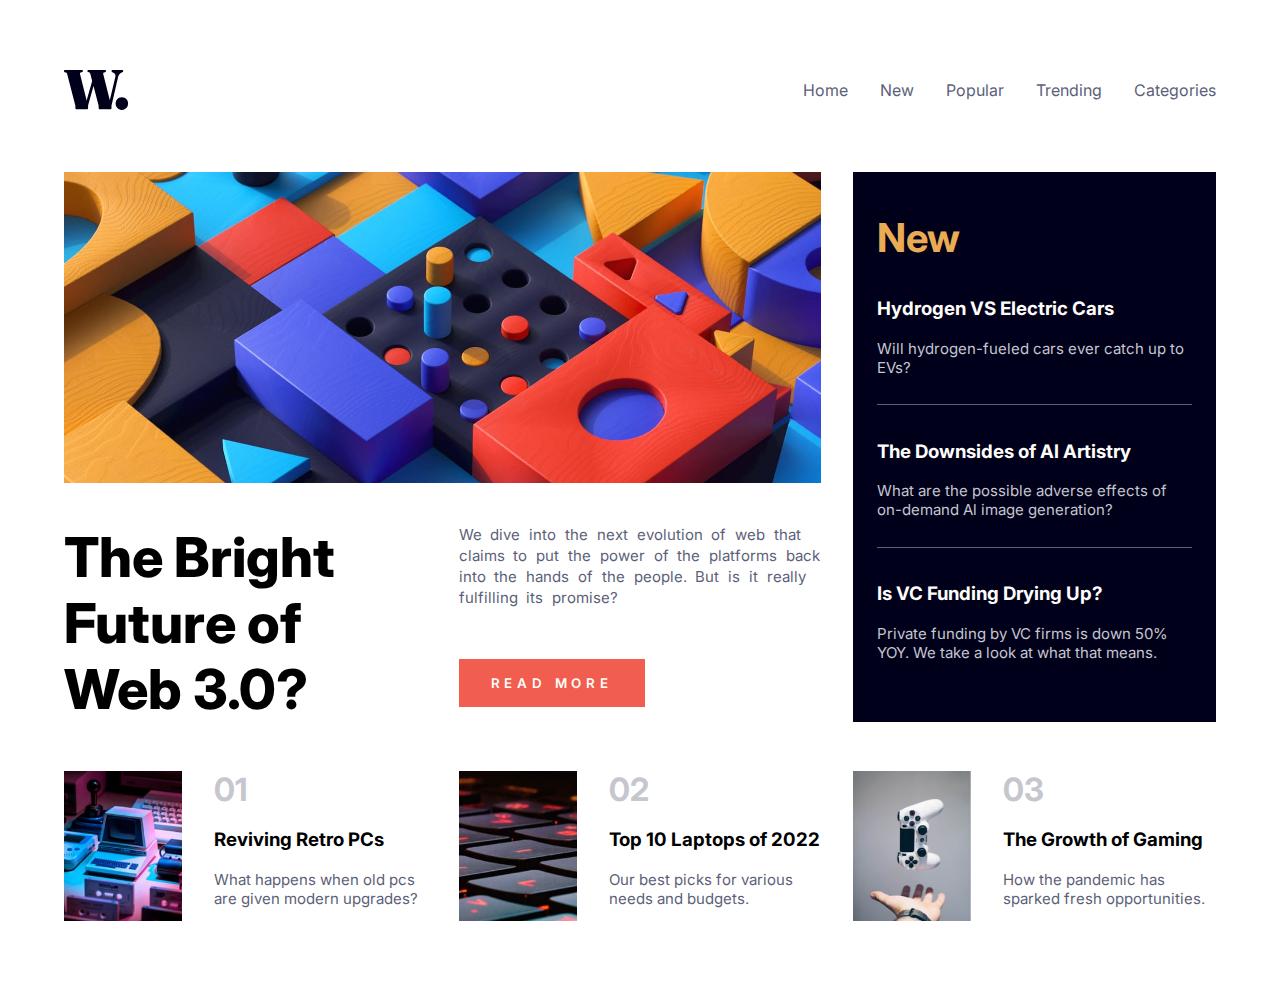
<file: index.html>
<!DOCTYPE html>
<html lang="en">

<head>
    <meta charset="UTF-8">
    <meta http-equiv="X-UA-Compatible" content="IE=edge">
    <meta name="viewport" content="width=device-width, initial-scale=1.0">
    <title>News-homepage</title>
    <link rel="stylesheet" href="project.css">
    <link rel="preconnect" href="https://fonts.googleapis.com">
    <link rel="preconnect" href="https://fonts.gstatic.com" crossorigin>
    <link href="https://fonts.googleapis.com/css2?family=Inter:wght@400;700;800&display=swap" rel="stylesheet">
</head>

<body>
    <header>
        <img src="images/logo.svg" alt="logo">
        <nav>
            <ul>
                <li>Home</li>
                <li>New</li>
                <li>Popular</li>
                <li>Trending</li>
                <li>Categories</li>
            </ul>
            <img src="images/icon-menu.svg" alt="">
        </nav>
    </header>

    <main>

        <div class="picture">
            <img src="images/image-web-3-desktop.jpg" alt="blabla">
            <div class="bottom-part">
                <h1>The Bright Future of Web 3.0?</h1>
                <div class="text">
                    <p class="first-div">We dive into the next evolution of web that claims to put the power of the
                        platforms back into the
                        hands of the people. But is it really fulfilling its promise?</p>
                    <input type="button" class="button1" value="read more">
                </div>
            </div>
        </div>
        </div>

        <div class="new">
            <h2>New</h2>
            <div class="sidebar first">
                <h3>Hydrogen VS Electric Cars</h3>
                <p class="black">Will hydrogen-fueled cars ever catch up to EVs?</p>
            </div>
            <div class="sidebar second">
                <h3>The Downsides of Al Artistry</h3>
                <p class="black">What are the possible adverse effects of on-demand Al image generation?</p>
            </div>
            <div class="sidebar">
                <h3>Is VC Funding Drying Up?</h3>
                <p class="black">Private funding by VC firms is down 50% YOY. We take a look at what that means.</p>
            </div>
        </div>

        <div class="card">
            <img src="images/image-retro-pcs.jpg" alt="retro">
            <div class="side-info">
                <h2>01</h2>
                <h3>Reviving Retro PCs</h3>
                <p>What happens when old pcs are given modern upgrades?</p>
            </div>
        </div>
        <div class="card">
            <img src="images/image-top-laptops.jpg" alt="laptop">
            <div class="side-info">
                <h2>02</h2>
                <h3>Top 10 Laptops of 2022</h3>
                <p>Our best picks for various needs and budgets.</p>
            </div>
        </div>
        <div class="card">
            <img src="images/image-gaming-growth.jpg" alt="gaming">
            <div class="side-info">
                <h2>03</h2>
                <h3>The Growth of Gaming</h3>
                <p>How the pandemic has sparked fresh opportunities.</p>
            </div>
        </div>
    </main>

</body>

</html>
</file>
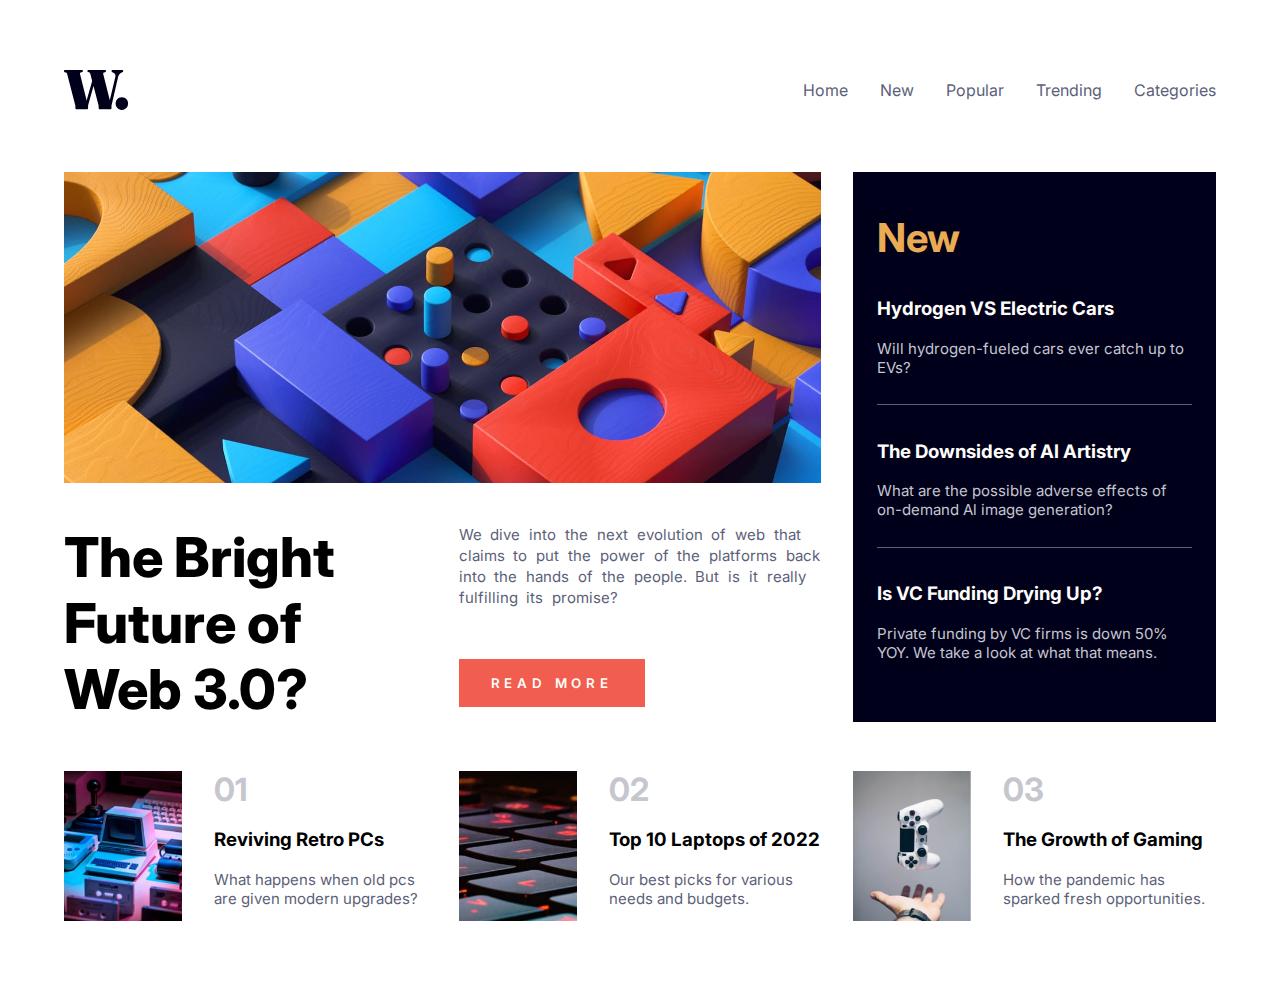
<file: project.html>
<!DOCTYPE html>
<html lang="en">

<head>
    <meta charset="UTF-8">
    <meta http-equiv="X-UA-Compatible" content="IE=edge">
    <meta name="viewport" content="width=device-width, initial-scale=1.0">
    <title>News-homepage</title>
    <link rel="stylesheet" href="project.css">
    <link rel="preconnect" href="https://fonts.googleapis.com">
    <link rel="preconnect" href="https://fonts.gstatic.com" crossorigin>
    <link href="https://fonts.googleapis.com/css2?family=Inter:wght@400;700;800&display=swap" rel="stylesheet">
</head>

<body>
    <header>
        <img src="images/logo.svg" alt="logo">
        <nav>
            <ul>
                <li>Home</li>
                <li>New</li>
                <li>Popular</li>
                <li>Trending</li>
                <li>Categories</li>
            </ul>
            <img src="images/icon-menu.svg" alt="">
        </nav>
    </header>

    <main>

        <div class="picture">
            <img src="images/image-web-3-desktop.jpg" alt="blabla">
            <div class="bottom-part">
                <h1>The Bright Future of Web 3.0?</h1>
                <div class="text">
                    <p class="first-div">We dive into the next evolution of web that claims to put the power of the
                        platforms back into the
                        hands of the people. But is it really fulfilling its promise?</p>
                    <input type="button" class="button1" value="read more">
                </div>
            </div>
        </div>
        </div>

        <div class="new">
            <h2>New</h2>
            <div class="sidebar first">
                <h3>Hydrogen VS Electric Cars</h3>
                <p class="black">Will hydrogen-fueled cars ever catch up to EVs?</p>
            </div>
            <div class="sidebar second">
                <h3>The Downsides of Al Artistry</h3>
                <p class="black">What are the possible adverse effects of on-demand Al image generation?</p>
            </div>
            <div class="sidebar">
                <h3>Is VC Funding Drying Up?</h3>
                <p class="black">Private funding by VC firms is down 50% YOY. We take a look at what that means.</p>
            </div>
        </div>

        <div class="card">
            <img src="images/image-retro-pcs.jpg" alt="retro">
            <div class="side-info">
                <h2>01</h2>
                <h3>Reviving Retro PCs</h3>
                <p>What happens when old pcs are given modern upgrades?</p>
            </div>
        </div>
        <div class="card">
            <img src="images/image-top-laptops.jpg" alt="laptop">
            <div class="side-info">
                <h2>02</h2>
                <h3>Top 10 Laptops of 2022</h3>
                <p>Our best picks for various needs and budgets.</p>
            </div>
        </div>
        <div class="card">
            <img src="images/image-gaming-growth.jpg" alt="gaming">
            <div class="side-info">
                <h2>03</h2>
                <h3>The Growth of Gaming</h3>
                <p>How the pandemic has sparked fresh opportunities.</p>
            </div>
        </div>
    </main>

</body>

</html>
</file>
<file: project.css>
:root {
    --soft-orange: hsl(35, 77%, 62%);
    --soft-red: hsl(5, 85%, 63%);
    --off-white: hsl(36, 100%, 99%);
    --grayish-blue: hsl(233, 8%, 79%);
    --dark-grayish-blue: hsl(236, 13%, 42%);
    --very-dark-blue: hsl(240, 100%, 5%);
}


* {
    font-family: 'inter';
    box-sizing: border-box;
}



body {
    margin: 0 auto;
    padding: 4rem 4rem;
    max-width: 1440px;
}

h1 {
    font-weight: 800;
    font-size: 55px;
    width: 50%;
    display: inline-block;
    margin-bottom: 0;
}

nav img {
    display: none;
}

ul {
    display: flex;
    flex-direction: row;
    list-style-type: none;
    gap: 2rem;
    color: var(--dark-grayish-blue);
}

li:active {
    cursor: pointer;
    color: var(--soft-orange);
}

header {
    display: flex;
    justify-content: space-between;
    align-items: center;
    margin-bottom: 3.5rem;
}

main {
    display: grid;
    grid-template-columns: repeat(3, 1fr);
    grid-gap: 3rem 2rem;

}

.picture {
    grid-column: span 2;
}

.picture img {
    width: 100%;

}

.bottom-part {
    display: flex;
    flex-direction: row;
    gap: 2rem;
}

.first-div {
    color: var(--dark-grayish-blue);
    word-spacing: 0.3rem;
    line-height: 1.4;
    margin-bottom: 1.5rem;
    margin-top: 1rem;
}

.button1 {
    padding: 1rem 2rem;
    background-color: var(--soft-red);
    text-transform: uppercase;
    color: var(--off-white);
    letter-spacing: 0.3rem;
    border: none;
    font-weight: 600;
    margin-top: 1.7rem;
}

.button1:active {
    cursor: pointer;
    background-color: var(--very-dark-blue);
}

.text {
    width: 50%;
    margin-top: 1.3rem;
    padding: 0, 1.5rem;
}

.new {
    color: var(--off-white);
    background-color: var(--very-dark-blue);
    display: flex;
    flex-direction: column;
    gap: 1rem;
    padding: 0.5rem 1.5rem 2rem;
    justify-content: center;
}

.black {
    color: var(--grayish-blue);
}

.new h2 {
    font-size: 40px;
    color: var(--soft-orange);
    margin-bottom: 0;
}

.new h3:active {
    cursor: pointer;
    color: var(--soft-orange);
}

.sidebar {
    height: 30%;
}

.first {
    border-bottom: 1px solid var(--dark-grayish-blue);
}

.second {
    border-bottom: 1px solid var(--dark-grayish-blue);

}


.numbers img {
    height: 8rem;
}

.card {
    display: flex;
    align-items: center;
    gap: 2rem;
    grid-column: span 1;

}

.card img {
    height: 150px;
}


.card h2 {
    color: var(--grayish-blue);
    margin: 0;
    font-size: 2rem;
}


.card p {
    color: var(--dark-grayish-blue);
}

.card h3:active {
    cursor: pointer;
    color: var(--soft-red);

}

p {
    font-size: 15px;
}




@media (max-width: 960px) {
    body {
        padding: 1rem;
        margin-top: 2rem;
    }


    ul {
        display: none;
    }

    h1 {
        font-size: 3rem;
    }

    .first-div {
        margin-bottom: 0;
    }

    .card {
        padding: 1rem 0;
        align-items: start;
        gap: 1rem;
    }

    .card h3 {
        margin: 0.5rem 0;
    }

    .card p {

        margin: 0;
    }

    .picture {
        grid-column: span 3;
    }

    .new {
        grid-column: span 3;

    }

    nav img {
        display: block;
    }

}

@media (max-width: 768px) {

    main {
        display: block;
    }

    .bottom-part {
        display: block;
        margin-bottom: 2rem;

    }

    h1 {
        width: 100%;
    }

    .new {
        margin-bottom: 2rem;
    }

    .text {
        width: 100%;
    }


}
</file>
